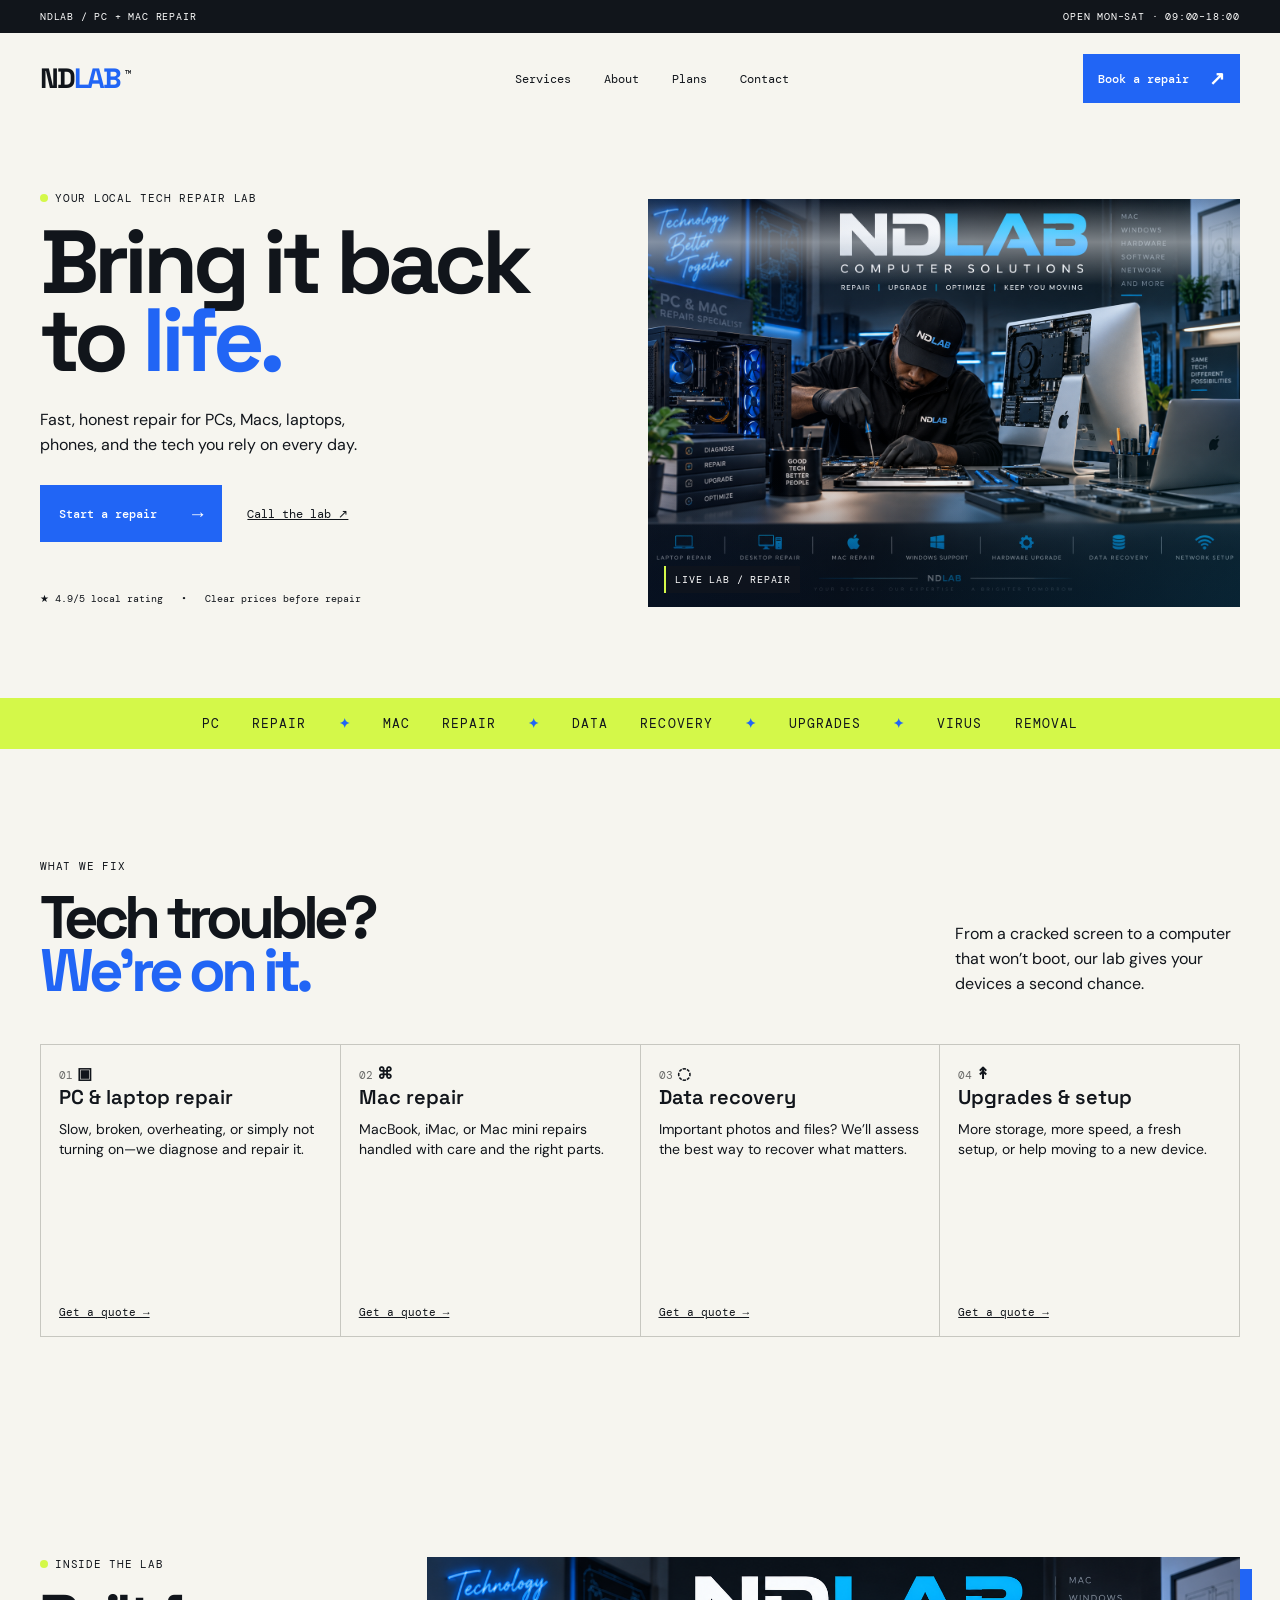
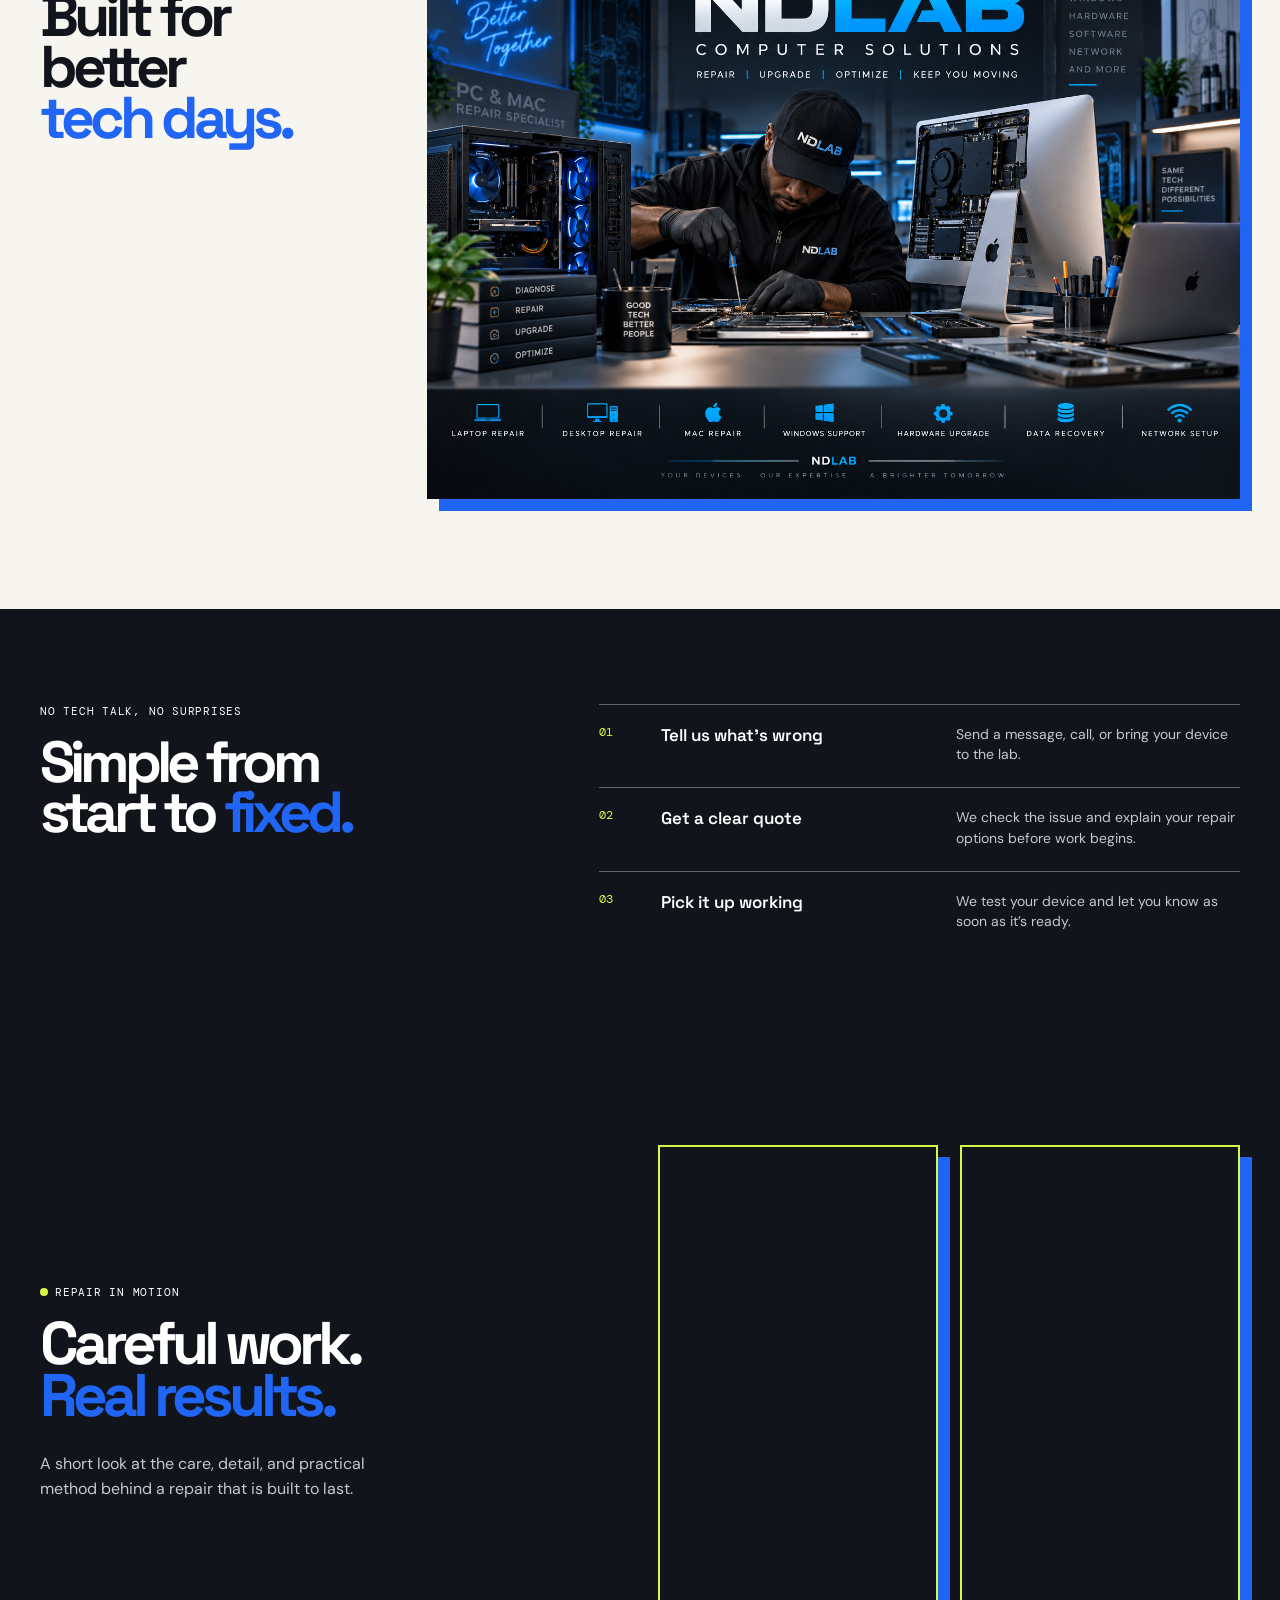
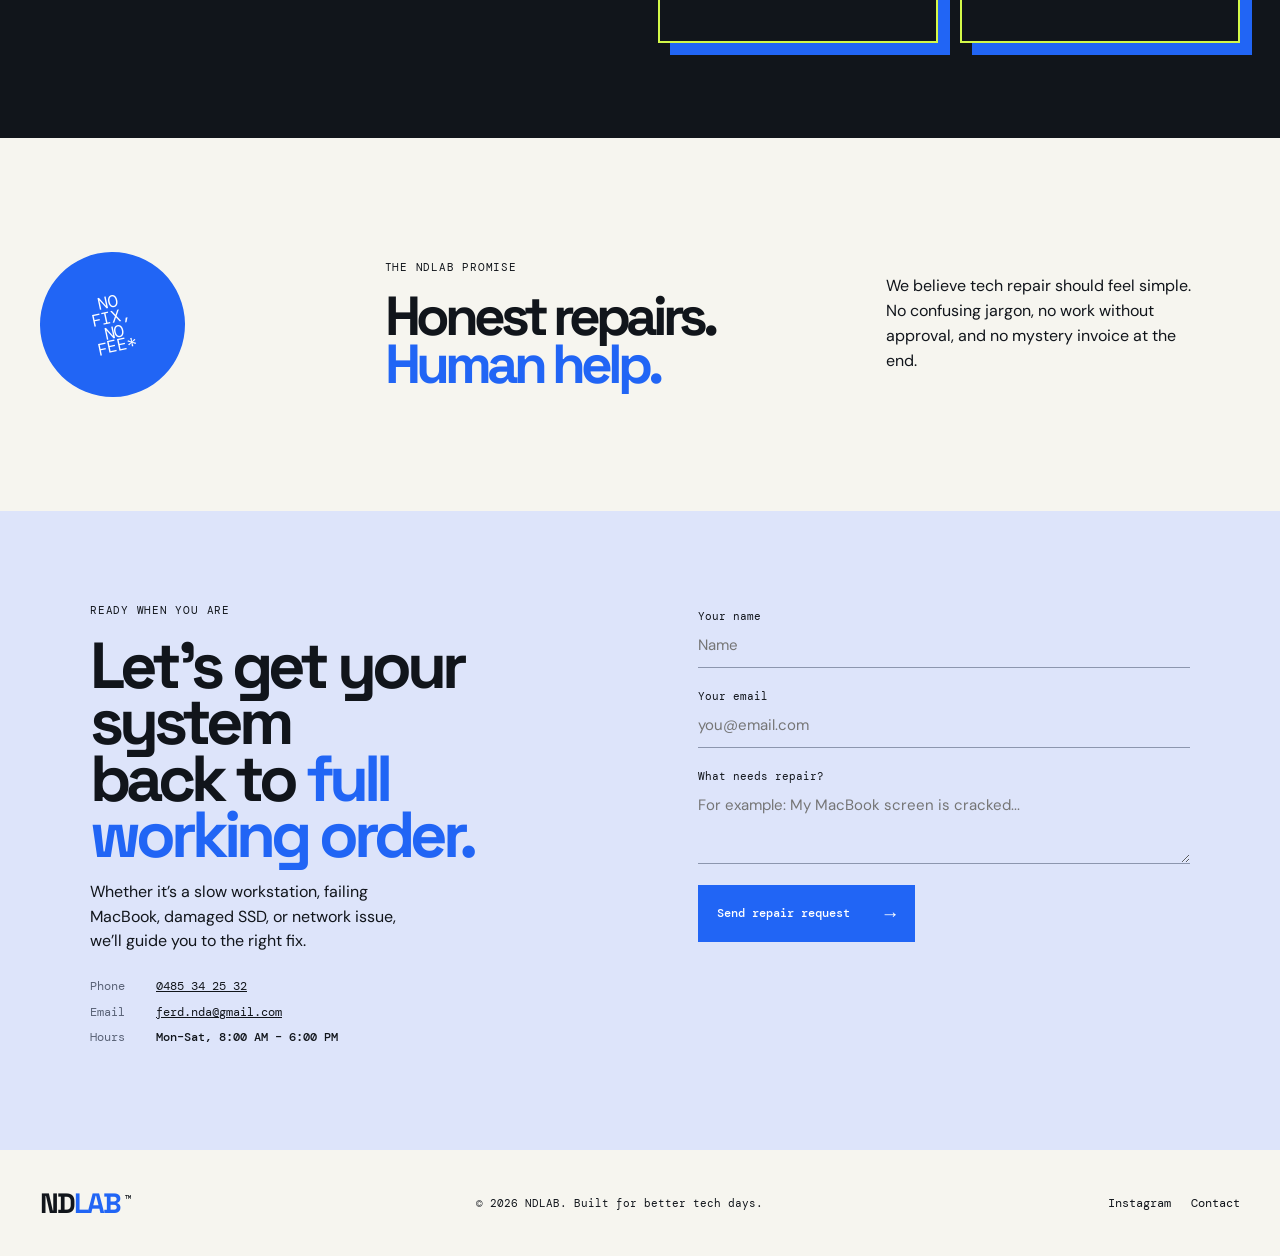
<file: index.html>
<!doctype html>
<html lang="en">
<head>
<meta charset="UTF-8">
<meta name="viewport" content="width=device-width,initial-scale=1.0">
<title>NDLAB — PC & Mac Repair</title>
<link rel="preconnect" href="https://fonts.googleapis.com">
<link rel="preconnect" href="https://fonts.gstatic.com" crossorigin>
<link href="https://fonts.googleapis.com/css2?family=DM+Mono:wght@400;500&family=DM+Sans:wght@400;500;600;700&family=Space+Grotesk:wght@500;600;700&display=swap" rel="stylesheet">
<link rel="stylesheet" href="styles.css">
</head>
<body>
<div class="top">
<span>NDLAB / PC + MAC REPAIR</span>
<span>OPEN MON–SAT · 09:00–18:00</span>
</div>
<header>
<a class="brand" href="#home">ND<span>LAB</span>
<i>™</i>
</a>
<nav>
<a href="#services">Services</a>
<a href="about.html">About</a>
<a href="plans.html">Plans</a>
<a href="#contact">Contact</a>
</nav>
<a class="button small" href="#contact">Book a repair <b>↗</b>
</a>
</header>
<main id="home">
<section class="hero">
<div>
<p class="kicker">
<i>
</i>Your local tech repair lab</p>
<h1>Bring it back<br>to <em>life.</em>
</h1>
<p class="lead">Fast, honest repair for PCs, Macs, laptops, phones, and the tech you rely on every day.</p>
<div class="actions">
<a class="button" href="#contact">Start a repair <b>→</b>
</a>
<a href="tel:+32000000000">Call the lab ↗</a>
</div>
<p class="trust">★ 4.9/5 local rating &nbsp; • &nbsp; Clear prices before repair</p>
</div>
<div class="visual visual-photo">
<video class="hero-video" autoplay muted loop playsinline poster="assets/ndlab-repair-lab.png" aria-label="CPU repair animation"><source src="assets/ndlab-cpu-repair.mp4" type="video/mp4">Your browser does not support embedded video.</video>
<span class="visual-status">LIVE LAB / REPAIR</span>
</div>
</section>
<div class="strip">PC REPAIR <b>✦</b> MAC REPAIR <b>✦</b> DATA RECOVERY <b>✦</b> UPGRADES <b>✦</b> VIRUS REMOVAL</div>
<section class="services" id="services">
<div class="head">
<div>
<p class="kicker">What we fix</p>
<h2>Tech trouble?<br>
<em>We’re on it.</em>
</h2>
</div>
<p>From a cracked screen to a computer that won’t boot, our lab gives your devices a second chance.</p>
</div>
<div class="cards">
<article>
<small>01</small>
<b>▣</b>
<h3>PC & laptop repair</h3>
<p>Slow, broken, overheating, or simply not turning on—we diagnose and repair it.</p>
<a href="#contact">Get a quote →</a>
</article>
<article>
<small>02</small>
<b>⌘</b>
<h3>Mac repair</h3>
<p>MacBook, iMac, or Mac mini repairs handled with care and the right parts.</p>
<a href="#contact">Get a quote →</a>
</article>
<article>
<small>03</small>
<b>◌</b>
<h3>Data recovery</h3>
<p>Important photos and files? We’ll assess the best way to recover what matters.</p>
<a href="#contact">Get a quote →</a>
</article>
<article>
<small>04</small>
<b>↟</b>
<h3>Upgrades & setup</h3>
<p>More storage, more speed, a fresh setup, or help moving to a new device.</p>
<a href="#contact">Get a quote →</a>
</article>
</div>
</section>
<section class="lab-showcase"><div><p class="kicker"><i></i>Inside the lab</p><h2>Built for better<br><em>tech days.</em></h2></div><img src="assets/ndlab-repair-lab.png" alt="NDLAB technician repairing computers and Macs in the repair lab"></section>
<section class="process" id="why">
<div>
<p class="kicker">No tech talk, no surprises</p>
<h2>Simple from<br>start to <em>fixed.</em>
</h2>
</div>
<div class="steps">
<article>
<b>01</b>
<h3>Tell us what’s wrong</h3>
<p>Send a message, call, or bring your device to the lab.</p>
</article>
<article>
<b>02</b>
<h3>Get a clear quote</h3>
<p>We check the issue and explain your repair options before work begins.</p>
</article>
<article>
<b>03</b>
<h3>Pick it up working</h3>
<p>We test your device and let you know as soon as it’s ready.</p>
</article>
</div>
</section>
<section class="repair-motion"><div><p class="kicker"><i></i>Repair in motion</p><h2>Careful work.<br><em>Real results.</em></h2><p>A short look at the care, detail, and practical method behind a repair that is built to last.</p></div><div class="repair-video-pair"><video autoplay muted loop playsinline preload="metadata" aria-label="Computer repair highlight"><source src="assets/ndlab-repair-highlight-original.mp4" type="video/mp4">Your browser does not support embedded video.</video><video autoplay muted loop playsinline preload="metadata" aria-label="Computer repair highlight"><source src="assets/ndlab-repair-highlight.mp4" type="video/mp4">Your browser does not support embedded video.</video></div></section>
<section class="promise">
<div class="badge">NO<br>FIX,<br>NO<br>FEE*</div>
<div>
<p class="kicker">The NDLAB promise</p>
<h2>Honest repairs.<br>
<em>Human help.</em>
</h2>
</div>
<p>We believe tech repair should feel simple. No confusing jargon, no work without approval, and no mystery invoice at the end.</p>
</section>
<section class="contact" id="contact">
<div>
<p class="kicker">Ready when you are</p>
<h2>Let’s get your system<br>back to <em>full working order.</em>
</h2>
<p>Whether it’s a slow workstation, failing MacBook, damaged SSD, or network issue, we’ll guide you to the right fix.</p>
<p class="contact-details"><span>Phone</span><a href="tel:+32485342532">0485 34 25 32</a><span>Email</span><a href="mailto:ferd.nda@gmail.com">ferd.nda@gmail.com</a><span>Hours</span><b>Mon–Sat, 8:00 AM – 6:00 PM</b></p>
</div>
<form id="repairForm">
<label>Your name<input required placeholder="Name">
</label>
<label>Your email<input type="email" required placeholder="you@email.com">
</label>
<label>What needs repair?<textarea required placeholder="For example: My MacBook screen is cracked...">
</textarea>
</label>
<button class="button">Send repair request <b>→</b>
</button>
<p id="message">
</p>
</form>
</section>
</main>
<footer>
<a class="brand" href="#home">ND<span>LAB</span>
<i>™</i>
</a>
<p>© 2026 NDLAB. Built for better tech days.</p>
<div>
<a href="#home">Instagram</a>
<a href="#contact">Contact</a>
</div>
</footer>
<script src="script.js">
</script>
</body>
</html>
</file>
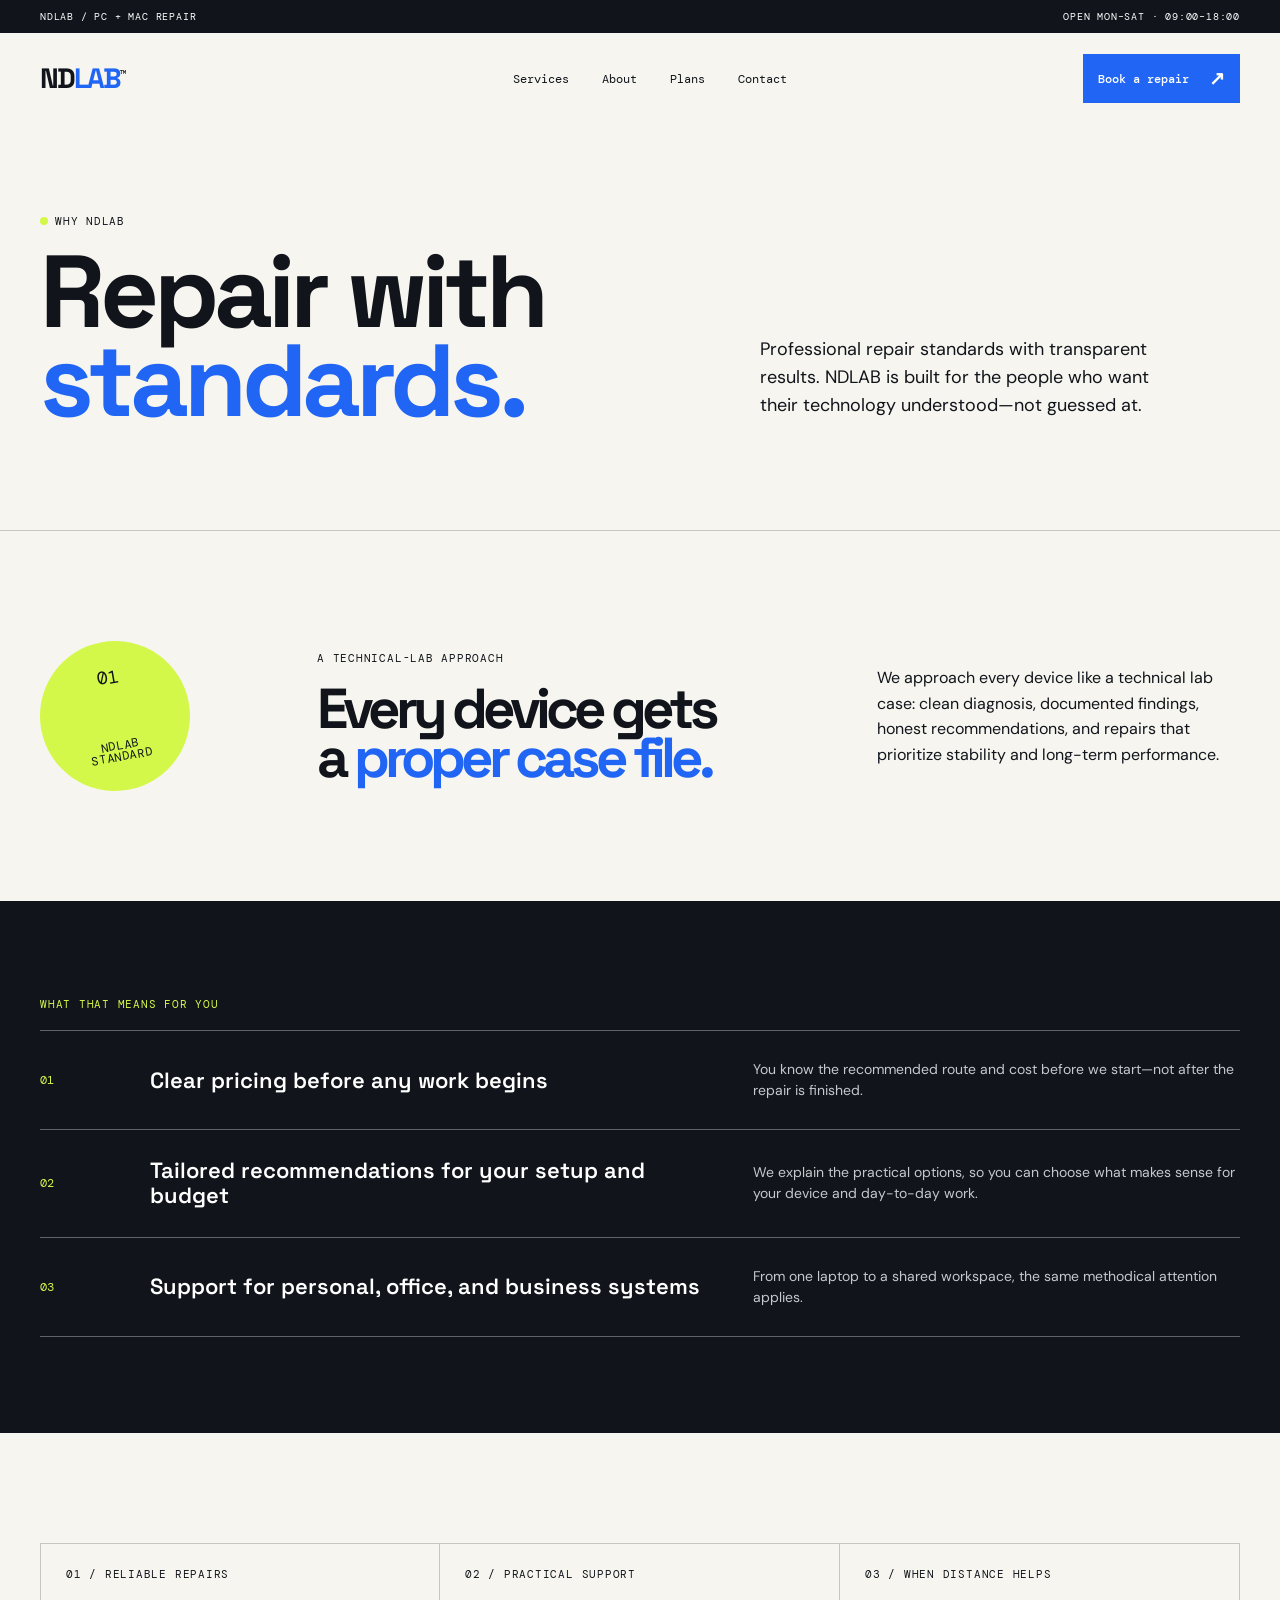
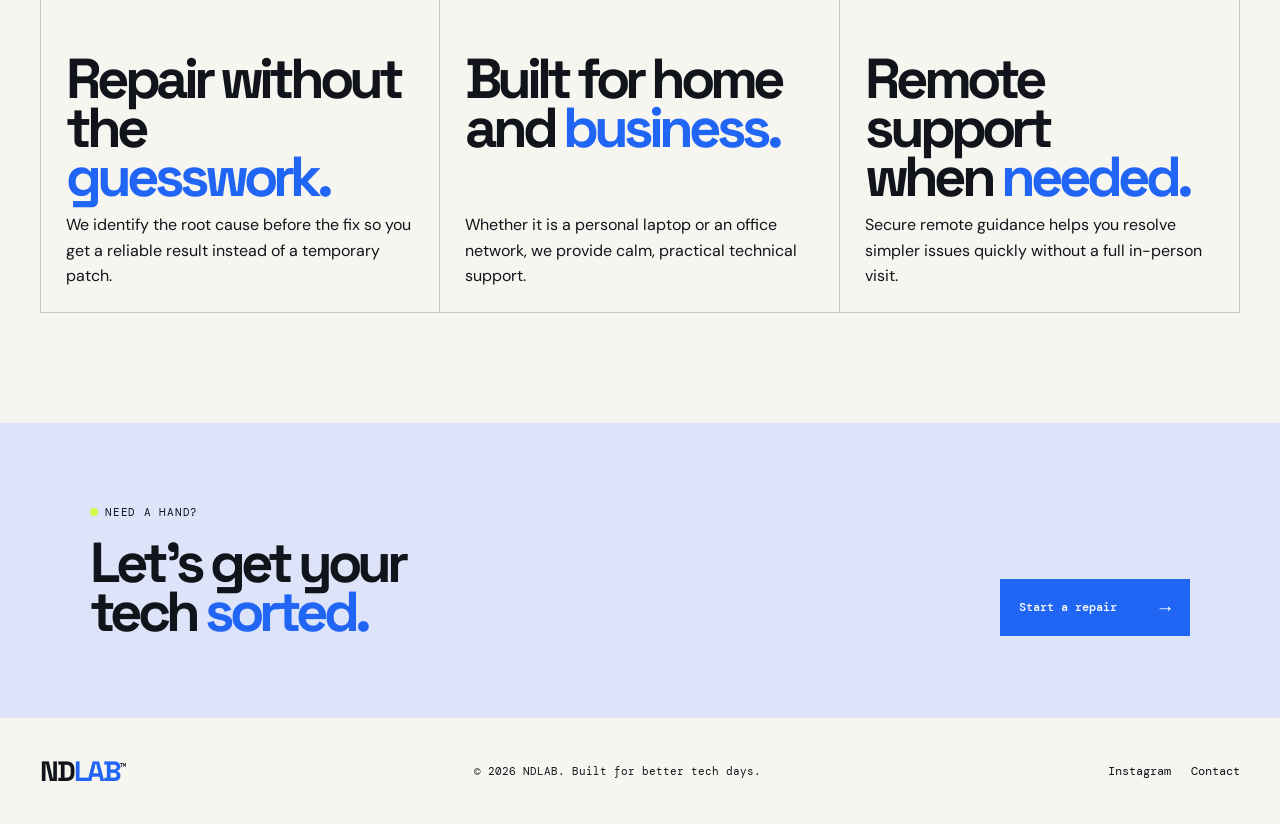
<file: about.html>
<!doctype html>
<html lang="en">
<head>
  <meta charset="UTF-8">
  <meta name="viewport" content="width=device-width,initial-scale=1.0">
  <title>About NDLAB — PC & Mac Repair</title>
  <link rel="preconnect" href="https://fonts.googleapis.com">
  <link rel="preconnect" href="https://fonts.gstatic.com" crossorigin>
  <link href="https://fonts.googleapis.com/css2?family=DM+Mono:wght@400;500&family=DM+Sans:wght@400;500;600;700&family=Space+Grotesk:wght@500;600;700&display=swap" rel="stylesheet">
  <link rel="stylesheet" href="styles.css">
</head>
<body>
  <div class="top"><span>NDLAB / PC + MAC REPAIR</span><span>OPEN MON–SAT · 09:00–18:00</span></div>
  <header>
    <a class="brand" href="index.html">ND<span>LAB</span><i>™</i></a>
    <nav><a href="index.html#services">Services</a><a href="about.html" aria-current="page">About</a><a href="plans.html">Plans</a><a href="index.html#contact">Contact</a></nav>
    <a class="button small" href="index.html#contact">Book a repair <b>↗</b></a>
  </header>
  <main>
    <section class="about-hero">
      <div>
        <p class="kicker"><i></i>Why NDLAB</p>
        <h1>Repair with<br><em>standards.</em></h1>
      </div>
      <p>Professional repair standards with transparent results. NDLAB is built for the people who want their technology understood—not guessed at.</p>
    </section>
    <section class="about-statement">
      <div class="about-mark">01<br><span>NDLAB<br>STANDARD</span></div>
      <div>
        <p class="kicker">A technical-lab approach</p>
        <h2>Every device gets<br>a <em>proper case file.</em></h2>
      </div>
      <p>We approach every device like a technical lab case: clean diagnosis, documented findings, honest recommendations, and repairs that prioritize stability and long-term performance.</p>
    </section>
    <section class="standards">
      <p class="kicker">What that means for you</p>
      <div class="standard-list">
        <article><b>01</b><h3>Clear pricing before any work begins</h3><p>You know the recommended route and cost before we start—not after the repair is finished.</p></article>
        <article><b>02</b><h3>Tailored recommendations for your setup and budget</h3><p>We explain the practical options, so you can choose what makes sense for your device and day-to-day work.</p></article>
        <article><b>03</b><h3>Support for personal, office, and business systems</h3><p>From one laptop to a shared workspace, the same methodical attention applies.</p></article>
      </div>
    </section>
    <section class="support-grid">
      <article><p class="kicker">01 / Reliable repairs</p><h2>Repair without<br>the <em>guesswork.</em></h2><p>We identify the root cause before the fix so you get a reliable result instead of a temporary patch.</p></article>
      <article><p class="kicker">02 / Practical support</p><h2>Built for home<br>and <em>business.</em></h2><p>Whether it is a personal laptop or an office network, we provide calm, practical technical support.</p></article>
      <article><p class="kicker">03 / When distance helps</p><h2>Remote support<br>when <em>needed.</em></h2><p>Secure remote guidance helps you resolve simpler issues quickly without a full in-person visit.</p></article>
    </section>
    <section class="about-cta"><div><p class="kicker"><i></i>Need a hand?</p><h2>Let’s get your<br>tech <em>sorted.</em></h2></div><a class="button" href="index.html#contact">Start a repair <b>→</b></a></section>
  </main>
  <footer><a class="brand" href="index.html">ND<span>LAB</span><i>™</i></a><p>© 2026 NDLAB. Built for better tech days.</p><div><a href="index.html#home">Instagram</a><a href="index.html#contact">Contact</a></div></footer>
</body>
</html>
</file>
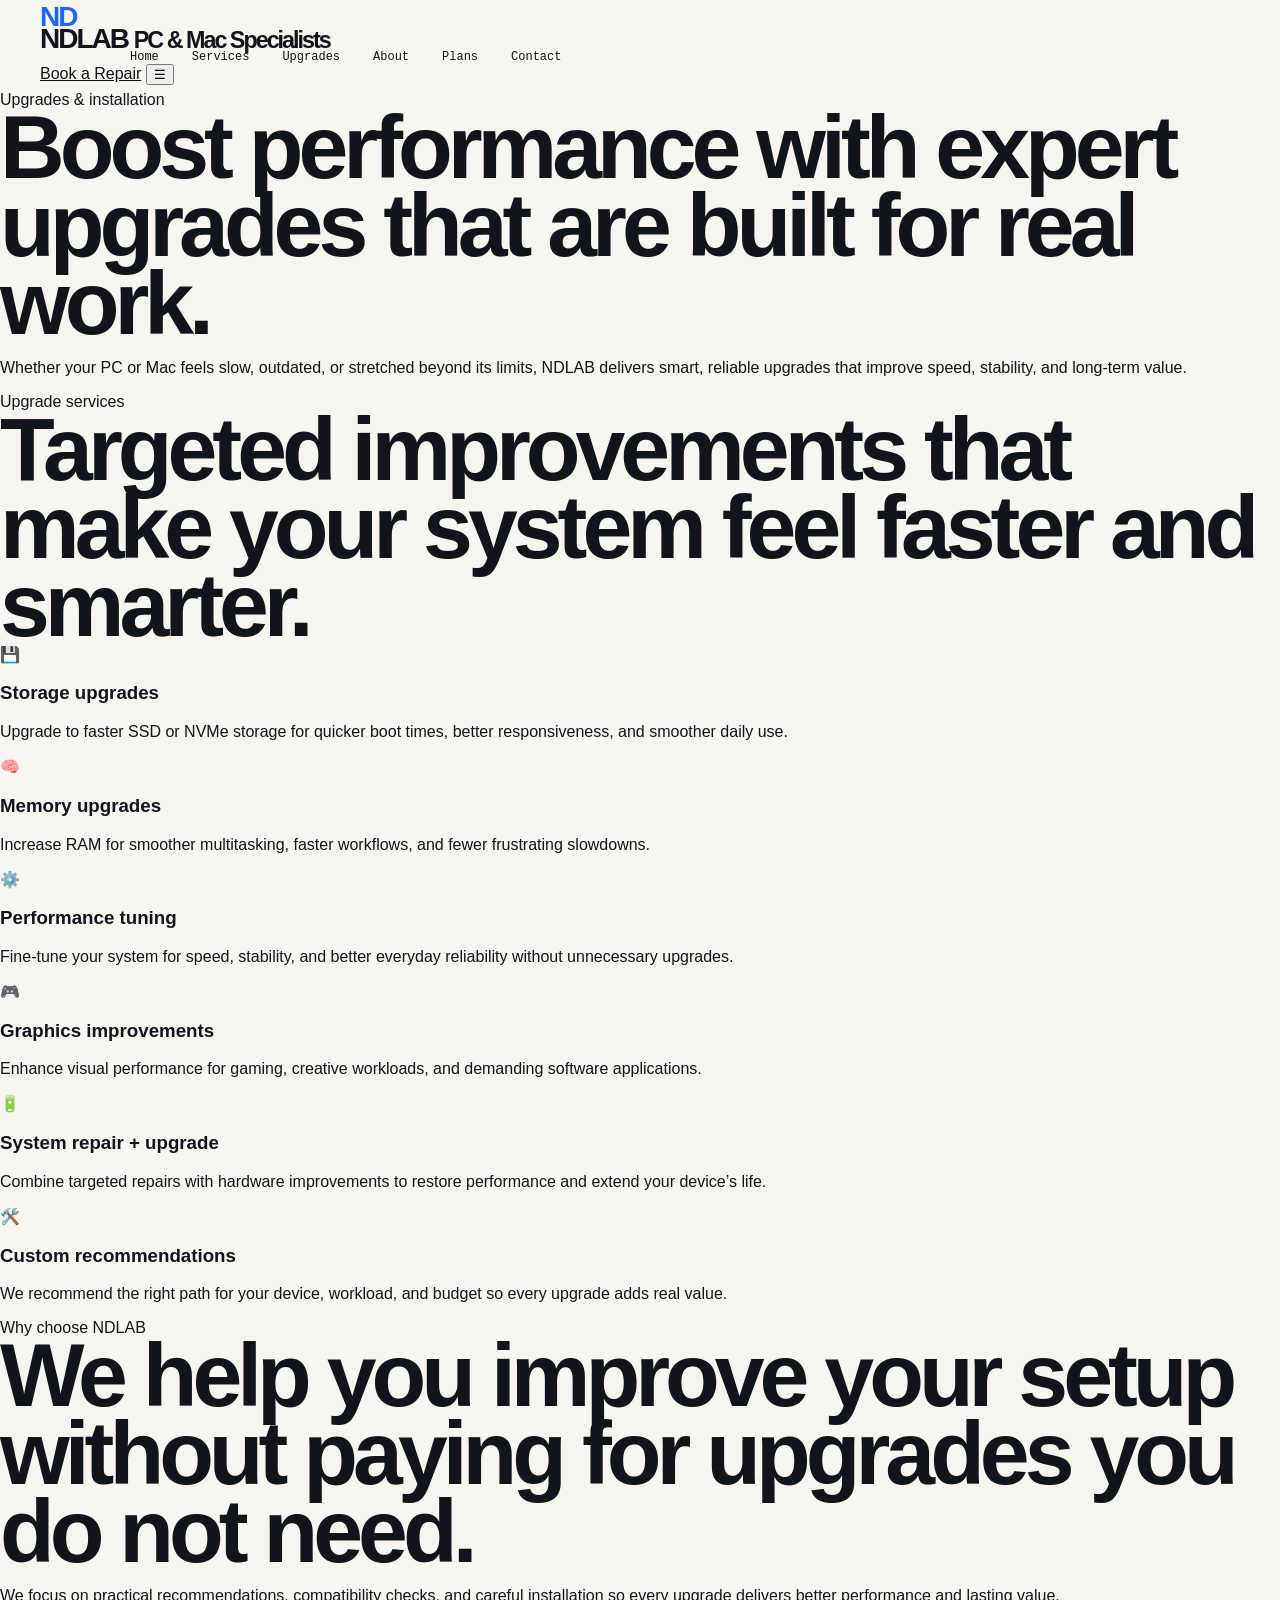
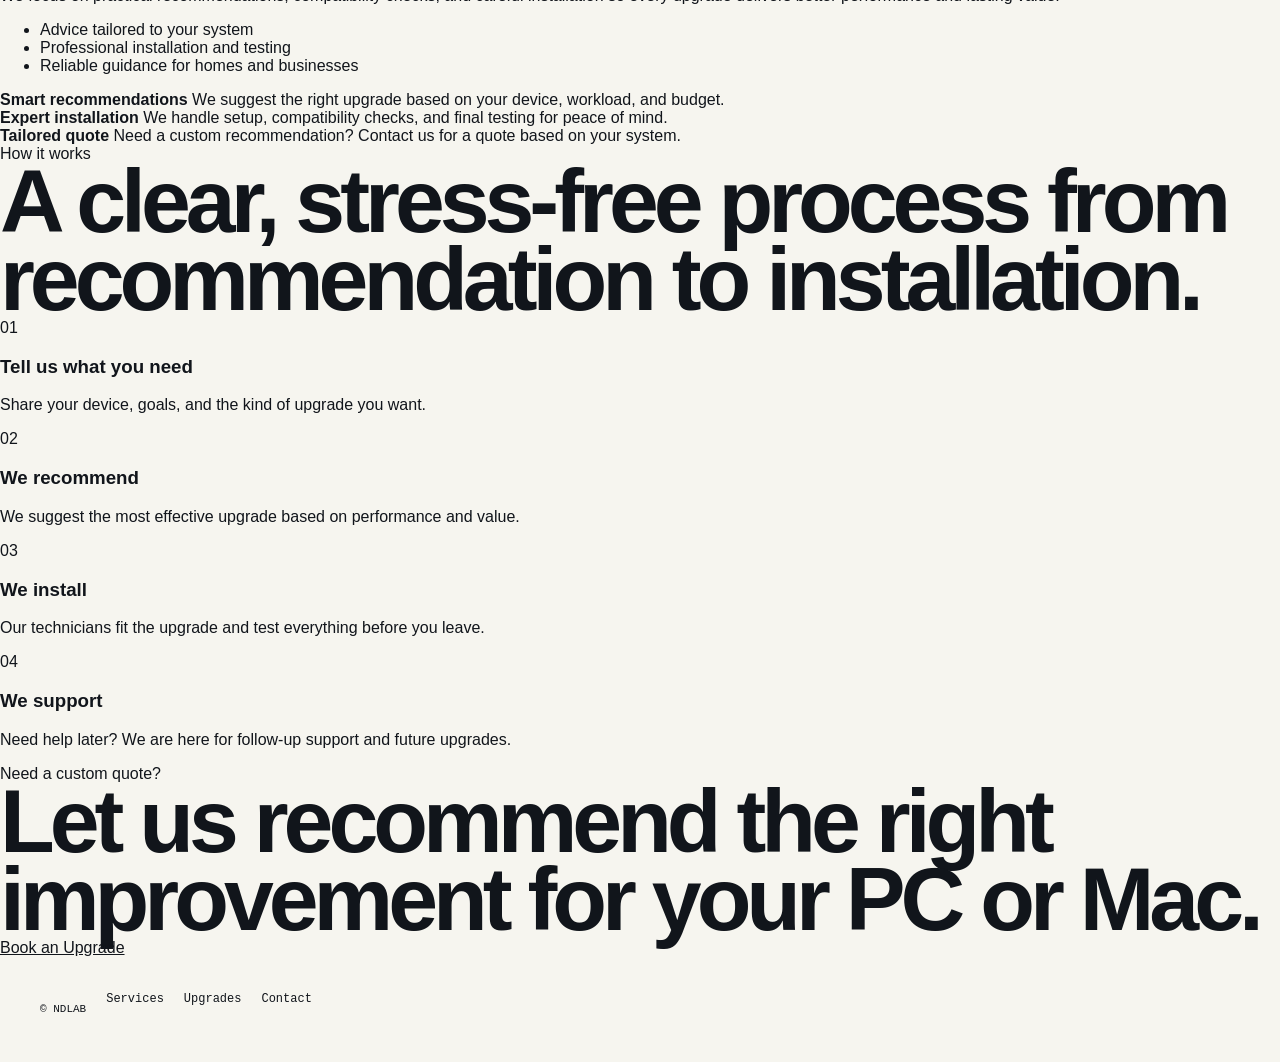
<file: parts.html>
<!DOCTYPE html>
<html lang="en">
  <head>
    <meta charset="UTF-8" />
    <meta name="viewport" content="width=device-width, initial-scale=1.0" />
    <meta
      name="description"
      content="NDLAB provides expert PC and Mac upgrade services, performance tuning, and professional installation for homes and businesses."
    />
    <title>NDLAB Upgrades & Installations</title>
    <link rel="preconnect" href="https://fonts.googleapis.com" />
    <link rel="preconnect" href="https://fonts.gstatic.com" crossorigin />
    <link
      href="https://fonts.googleapis.com/css2?family=Inter:wght@400;500;600;700;800&display=swap"
      rel="stylesheet"
    />
    <link rel="stylesheet" href="styles.css" />
  </head>
  <body>
    <header class="site-header">
      <div class="container nav">
        <div class="brand">
          <span class="brand-mark">ND</span>
          <div>
            <strong>NDLAB</strong>
            <small>PC & Mac Specialists</small>
          </div>
        </div>

        <nav class="main-nav" aria-label="Main navigation">
          <a href="index.html">Home</a>
          <a href="services.html">Services</a>
          <a href="parts.html">Upgrades</a>
          <a href="index.html#about">About</a>
          <a href="index.html#pricing">Plans</a>
          <a href="index.html#contact">Contact</a>
        </nav>

        <a class="btn btn-primary nav-cta" href="index.html#contact">Book a Repair</a>
        <button class="menu-toggle" aria-label="Toggle menu">☰</button>
      </div>
    </header>

    <main>
      <section class="parts-hero page-hero">
        <div class="container parts-hero-inner">
          <span class="eyebrow">Upgrades & installation</span>
          <h1>Boost performance with expert upgrades that are built for real work.</h1>
          <p>
            Whether your PC or Mac feels slow, outdated, or stretched beyond its limits, NDLAB delivers smart, reliable upgrades that improve speed, stability, and long-term value.
          </p>
        </div>
      </section>

      <section class="section">
        <div class="container">
          <div class="section-heading premium-heading">
            <span class="eyebrow">Upgrade services</span>
            <h2>Targeted improvements that make your system feel faster and smarter.</h2>
          </div>

          <div class="parts-grid">
            <article class="part-card featured-part">
              <div class="part-icon">💾</div>
              <h3>Storage upgrades</h3>
              <p>Upgrade to faster SSD or NVMe storage for quicker boot times, better responsiveness, and smoother daily use.</p>
            </article>

            <article class="part-card">
              <div class="part-icon">🧠</div>
              <h3>Memory upgrades</h3>
              <p>Increase RAM for smoother multitasking, faster workflows, and fewer frustrating slowdowns.</p>
            </article>

            <article class="part-card">
              <div class="part-icon">⚙️</div>
              <h3>Performance tuning</h3>
              <p>Fine-tune your system for speed, stability, and better everyday reliability without unnecessary upgrades.</p>
            </article>

            <article class="part-card">
              <div class="part-icon">🎮</div>
              <h3>Graphics improvements</h3>
              <p>Enhance visual performance for gaming, creative workloads, and demanding software applications.</p>
            </article>

            <article class="part-card">
              <div class="part-icon">🔋</div>
              <h3>System repair + upgrade</h3>
              <p>Combine targeted repairs with hardware improvements to restore performance and extend your device’s life.</p>
            </article>

            <article class="part-card">
              <div class="part-icon">🛠️</div>
              <h3>Custom recommendations</h3>
              <p>We recommend the right path for your device, workload, and budget so every upgrade adds real value.</p>
            </article>
          </div>
        </div>
      </section>

      <section class="section alt-section">
        <div class="container split-layout premium-split">
          <div class="panel">
            <span class="eyebrow">Why choose NDLAB</span>
            <h2>We help you improve your setup without paying for upgrades you do not need.</h2>
            <p>
              We focus on practical recommendations, compatibility checks, and careful installation so every upgrade delivers better performance and lasting value.
            </p>
            <ul class="check-list">
              <li>Advice tailored to your system</li>
              <li>Professional installation and testing</li>
              <li>Reliable guidance for homes and businesses</li>
            </ul>
          </div>

          <div class="feature-box">
            <div class="feature-item premium-feature-item">
              <strong>Smart recommendations</strong>
              <span>We suggest the right upgrade based on your device, workload, and budget.</span>
            </div>
            <div class="feature-item premium-feature-item">
              <strong>Expert installation</strong>
              <span>We handle setup, compatibility checks, and final testing for peace of mind.</span>
            </div>
            <div class="feature-item premium-feature-item">
              <strong>Tailored quote</strong>
              <span>Need a custom recommendation? Contact us for a quote based on your system.</span>
            </div>
          </div>
        </div>
      </section>

      <section class="section">
        <div class="container">
          <div class="section-heading premium-heading">
            <span class="eyebrow">How it works</span>
            <h2>A clear, stress-free process from recommendation to installation.</h2>
          </div>

          <div class="steps-grid">
            <div class="step-item premium-step">
              <span>01</span>
              <h3>Tell us what you need</h3>
              <p>Share your device, goals, and the kind of upgrade you want.</p>
            </div>
            <div class="step-item premium-step">
              <span>02</span>
              <h3>We recommend</h3>
              <p>We suggest the most effective upgrade based on performance and value.</p>
            </div>
            <div class="step-item premium-step">
              <span>03</span>
              <h3>We install</h3>
              <p>Our technicians fit the upgrade and test everything before you leave.</p>
            </div>
            <div class="step-item premium-step">
              <span>04</span>
              <h3>We support</h3>
              <p>Need help later? We are here for follow-up support and future upgrades.</p>
            </div>
          </div>
        </div>
      </section>

      <section class="section alt-section premium-cta-wrap">
        <div class="container service-cta premium-cta">
          <div>
            <span class="eyebrow">Need a custom quote?</span>
            <h2>Let us recommend the right improvement for your PC or Mac.</h2>
          </div>
          <a class="btn btn-primary" href="index.html#contact">Book an Upgrade</a>
        </div>
      </section>
    </main>

    <footer class="site-footer">
      <div class="container footer-row">
        <p>© <span id="year"></span> NDLAB</p>
        <div class="footer-links">
          <a href="services.html">Services</a>
          <a href="parts.html">Upgrades</a>
          <a href="index.html#contact">Contact</a>
        </div>
      </div>
    </footer>

    <script src="script.js"></script>
  </body>
</html>
</file>
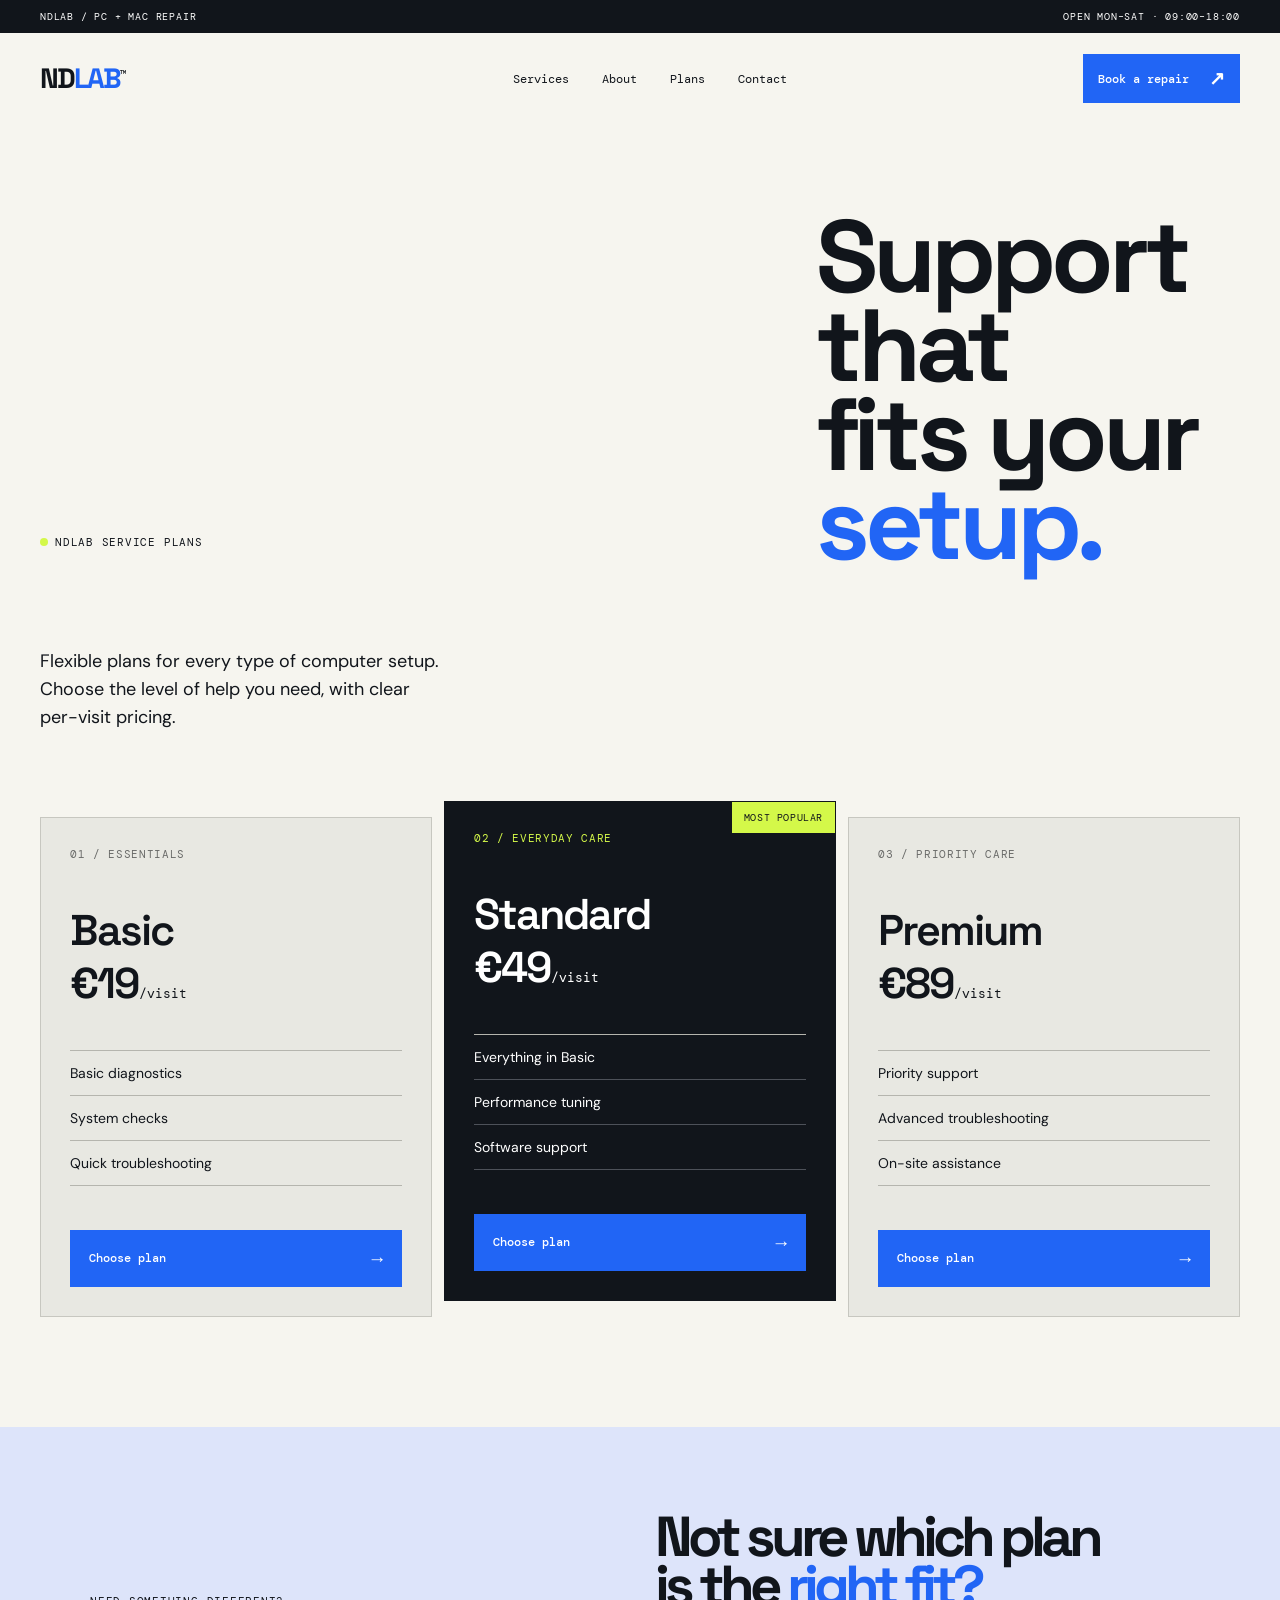
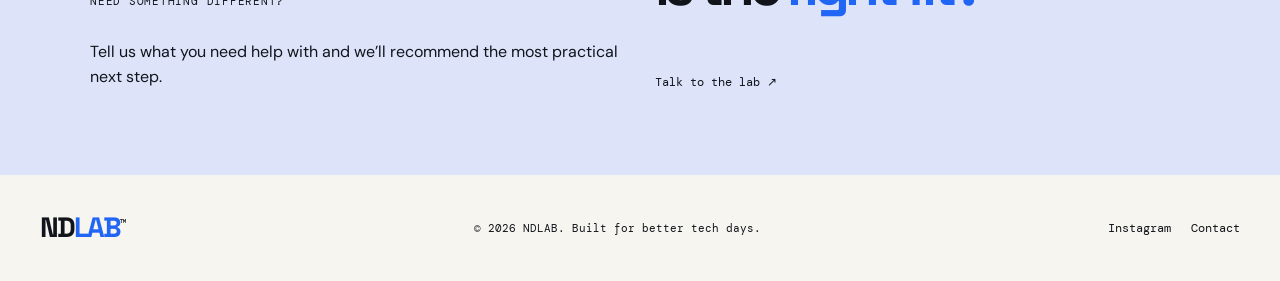
<file: plans.html>
<!doctype html>
<html lang="en">
<head>
  <meta charset="UTF-8">
  <meta name="viewport" content="width=device-width,initial-scale=1.0">
  <title>Plans — NDLAB PC & Mac Repair</title>
  <link rel="preconnect" href="https://fonts.googleapis.com">
  <link rel="preconnect" href="https://fonts.gstatic.com" crossorigin>
  <link href="https://fonts.googleapis.com/css2?family=DM+Mono:wght@400;500&family=DM+Sans:wght@400;500;600;700&family=Space+Grotesk:wght@500;600;700&display=swap" rel="stylesheet">
  <link rel="stylesheet" href="styles.css">
</head>
<body>
  <div class="top"><span>NDLAB / PC + MAC REPAIR</span><span>OPEN MON–SAT · 09:00–18:00</span></div>
  <header>
    <a class="brand" href="index.html">ND<span>LAB</span><i>™</i></a>
    <nav><a href="index.html#services">Services</a><a href="about.html">About</a><a href="plans.html" aria-current="page">Plans</a><a href="index.html#contact">Contact</a></nav>
    <a class="button small" href="index.html#contact">Book a repair <b>↗</b></a>
  </header>
  <main>
    <section class="plans-hero"><p class="kicker"><i></i>NDLAB service plans</p><h1>Support that<br>fits your <em>setup.</em></h1><p>Flexible plans for every type of computer setup. Choose the level of help you need, with clear per-visit pricing.</p></section>
    <section class="plan-cards" aria-label="Service plans">
      <article><p class="plan-label">01 / Essentials</p><h2>Basic</h2><p class="plan-price"><strong>€19</strong>/visit</p><ul><li>Basic diagnostics</li><li>System checks</li><li>Quick troubleshooting</li></ul><a class="button" href="index.html#contact">Choose plan <b>→</b></a></article>
      <article class="featured"><span>Most popular</span><p class="plan-label">02 / Everyday care</p><h2>Standard</h2><p class="plan-price"><strong>€49</strong>/visit</p><ul><li>Everything in Basic</li><li>Performance tuning</li><li>Software support</li></ul><a class="button" href="index.html#contact">Choose plan <b>→</b></a></article>
      <article><p class="plan-label">03 / Priority care</p><h2>Premium</h2><p class="plan-price"><strong>€89</strong>/visit</p><ul><li>Priority support</li><li>Advanced troubleshooting</li><li>On-site assistance</li></ul><a class="button" href="index.html#contact">Choose plan <b>→</b></a></article>
    </section>
    <section class="plan-note"><p class="kicker">Need something different?</p><h2>Not sure which plan<br>is the <em>right fit?</em></h2><p>Tell us what you need help with and we’ll recommend the most practical next step.</p><a href="index.html#contact">Talk to the lab ↗</a></section>
  </main>
  <footer><a class="brand" href="index.html">ND<span>LAB</span><i>™</i></a><p>© 2026 NDLAB. Built for better tech days.</p><div><a href="index.html#home">Instagram</a><a href="index.html#contact">Contact</a></div></footer>
</body>
</html>
</file>
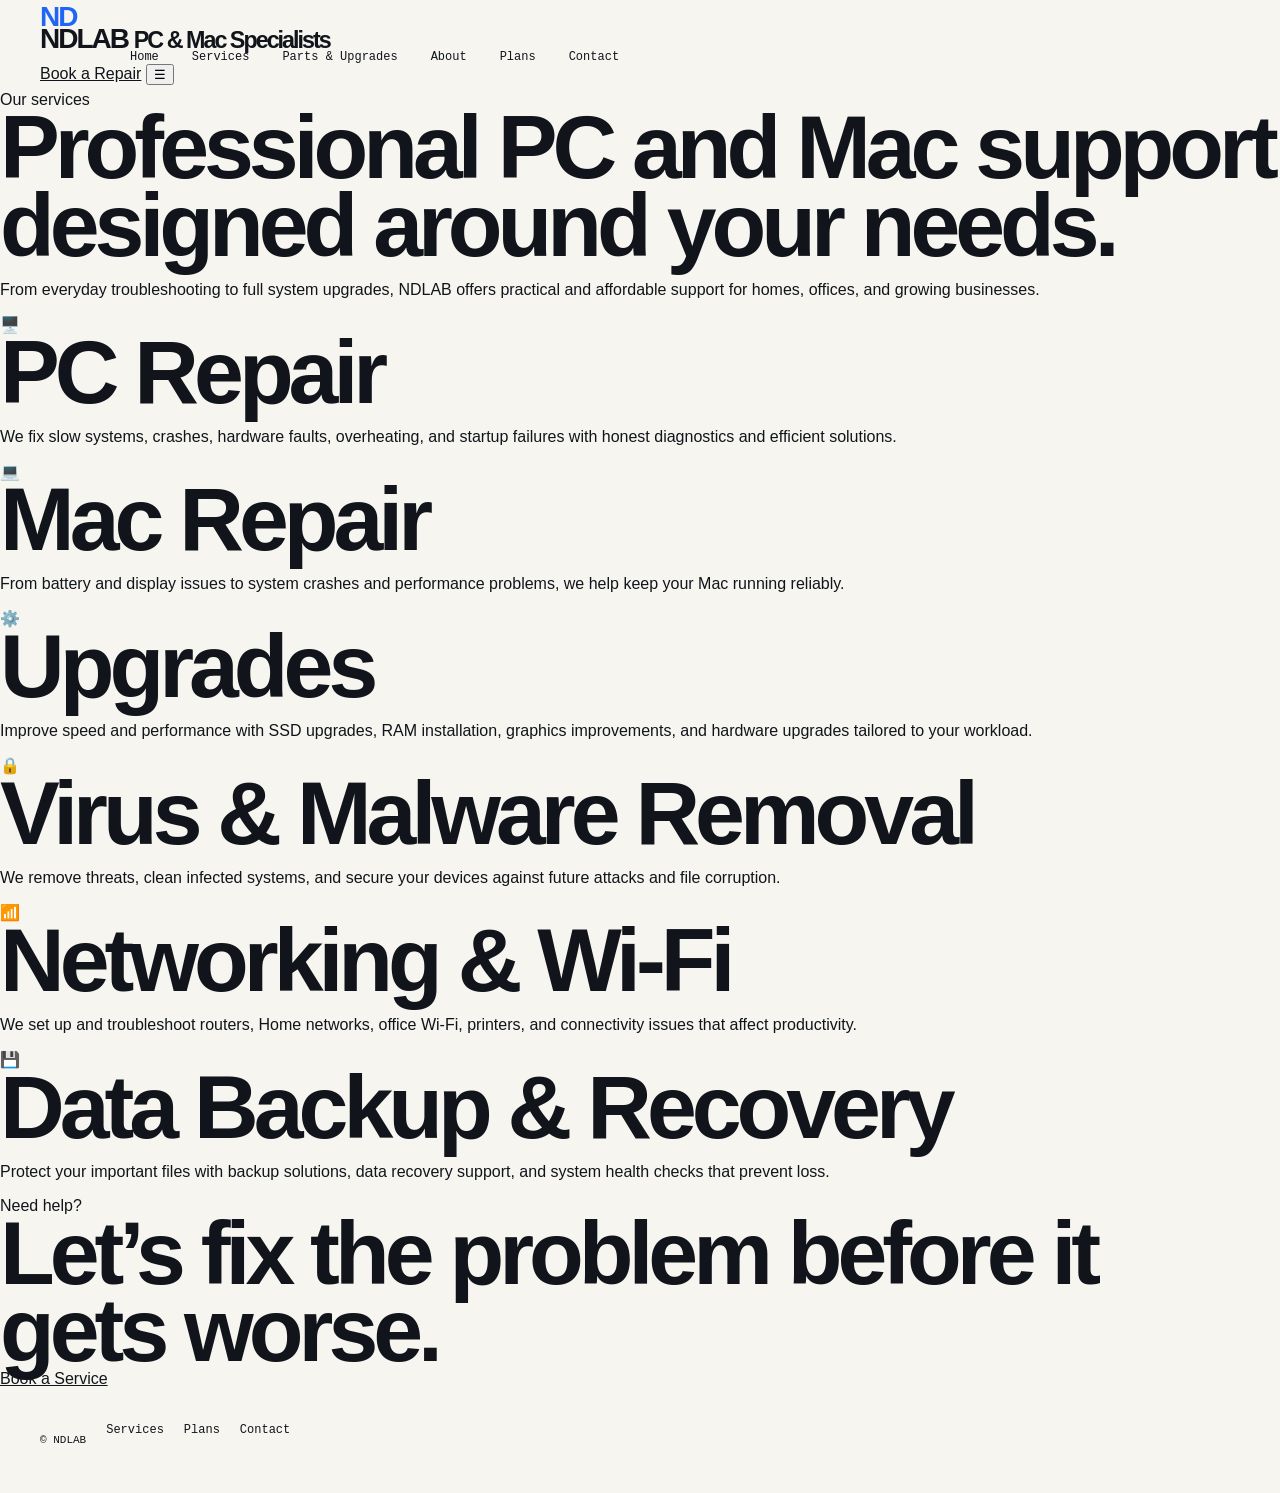
<file: services.html>
<!DOCTYPE html>
<html lang="en">
  <head>
    <meta charset="UTF-8" />
    <meta name="viewport" content="width=device-width, initial-scale=1.0" />
    <meta
      name="description"
      content="NDLAB services include PC repair, Mac repair, upgrades, networking, data recovery, and maintenance plans."
    />
    <title>NDLAB Services | PC & Mac Support</title>
    <link rel="preconnect" href="https://fonts.googleapis.com" />
    <link rel="preconnect" href="https://fonts.gstatic.com" crossorigin />
    <link
      href="https://fonts.googleapis.com/css2?family=Inter:wght@400;500;600;700;800&display=swap"
      rel="stylesheet"
    />
    <link rel="stylesheet" href="styles.css" />
  </head>
  <body>
    <header class="site-header">
      <div class="container nav">
        <div class="brand">
          <span class="brand-mark">ND</span>
          <div>
            <strong>NDLAB</strong>
            <small>PC & Mac Specialists</small>
          </div>
        </div>

        <nav class="main-nav" aria-label="Main navigation">
          <a href="index.html">Home</a>
          <a href="services.html">Services</a>
          <a href="parts.html">Parts & Upgrades</a>
          <a href="index.html#about">About</a>
          <a href="index.html#pricing">Plans</a>
          <a href="index.html#contact">Contact</a>
        </nav>

        <a class="btn btn-primary nav-cta" href="index.html#contact">Book a Repair</a>
        <button class="menu-toggle" aria-label="Toggle menu">☰</button>
      </div>
    </header>

    <main>
      <section class="page-hero">
        <div class="container page-hero-inner">
          <span class="eyebrow">Our services</span>
          <h1>Professional PC and Mac support designed around your needs.</h1>
          <p>
            From everyday troubleshooting to full system upgrades, NDLAB offers practical and affordable support for homes, offices, and growing businesses.
          </p>
        </div>
      </section>

      <section class="section">
        <div class="container service-list">
          <article class="service-page-card">
            <div class="service-icon">🖥️</div>
            <div>
              <h2>PC Repair</h2>
              <p>We fix slow systems, crashes, hardware faults, overheating, and startup failures with honest diagnostics and efficient solutions.</p>
            </div>
          </article>

          <article class="service-page-card">
            <div class="service-icon">💻</div>
            <div>
              <h2>Mac Repair</h2>
              <p>From battery and display issues to system crashes and performance problems, we help keep your Mac running reliably.</p>
            </div>
          </article>

          <article class="service-page-card">
            <div class="service-icon">⚙️</div>
            <div>
              <h2>Upgrades</h2>
              <p>Improve speed and performance with SSD upgrades, RAM installation, graphics improvements, and hardware upgrades tailored to your workload.</p>
            </div>
          </article>

          <article class="service-page-card">
            <div class="service-icon">🔒</div>
            <div>
              <h2>Virus & Malware Removal</h2>
              <p>We remove threats, clean infected systems, and secure your devices against future attacks and file corruption.</p>
            </div>
          </article>

          <article class="service-page-card">
            <div class="service-icon">📶</div>
            <div>
              <h2>Networking & Wi-Fi</h2>
              <p>We set up and troubleshoot routers, Home networks, office Wi-Fi, printers, and connectivity issues that affect productivity.</p>
            </div>
          </article>

          <article class="service-page-card">
            <div class="service-icon">💾</div>
            <div>
              <h2>Data Backup & Recovery</h2>
              <p>Protect your important files with backup solutions, data recovery support, and system health checks that prevent loss.</p>
            </div>
          </article>
        </div>
      </section>

      <section class="section alt-section">
        <div class="container service-cta">
          <div>
            <span class="eyebrow">Need help?</span>
            <h2>Let’s fix the problem before it gets worse.</h2>
          </div>
          <a class="btn btn-primary" href="index.html#contact">Book a Service</a>
        </div>
      </section>
    </main>

    <footer class="site-footer">
      <div class="container footer-row">
        <p>© <span id="year"></span> NDLAB</p>
        <div class="footer-links">
          <a href="services.html">Services</a>
          <a href="index.html#pricing">Plans</a>
          <a href="index.html#contact">Contact</a>
        </div>
      </div>
    </footer>

    <script src="script.js"></script>
  </body>
</html>
</file>
<file: styles.css>
:root{--ink:#11151b;--blue:#2165f5;--lime:#d4f849;--paper:#f6f5ef;--mono:'DM Mono',monospace;--sans:'DM Sans',sans-serif;--display:'Space Grotesk',sans-serif}


*{box-sizing:border-box}


body{margin:0;background:var(--paper);color:var(--ink);font-family:var(--sans)}


a{color:inherit}


.top{background:var(--ink);color:#fff;padding:10px max(20px,calc((100vw - 1200px)/2));display:flex;justify-content:space-between;font:10px var(--mono);letter-spacing:.08em}


header{height:91px;max-width:1280px;margin:auto;padding:0 40px;display:flex;justify-content:space-between;align-items:center}


.brand{font:700 28px/.8 var(--display);letter-spacing:-2px;text-decoration:none}


.brand span,h1 em,h2 em{color:var(--blue)}


.brand i{font:10px var(--mono);vertical-align:top;font-style:normal;letter-spacing:0}


nav{display:flex;gap:33px;margin-left:90px}


nav a,footer a{font:12px var(--mono);text-decoration:none}


.button{display:inline-flex;gap:35px;justify-content:space-between;align-items:center;background:var(--blue);color:#fff;border:0;padding:16px 19px;font:500 12px var(--mono);text-decoration:none;cursor:pointer}


.button b{font-size:19px}


.small{padding:12px 15px;gap:20px}


.hero{max-width:1280px;margin:auto;padding:67px 40px 83px;display:grid;grid-template-columns:1fr 1.05fr;gap:45px;align-items:center}


.kicker{font:11px var(--mono);text-transform:uppercase;letter-spacing:.07em;margin:0 0 19px}


.kicker i{width:8px;height:8px;background:var(--lime);border-radius:50%;display:inline-block;margin-right:7px}


h1,h2{font:700 clamp(56px,7vw,92px)/.87 var(--display);letter-spacing:-5px;margin:0}


h1 em,h2 em{font-style:normal}


.lead{max-width:365px;line-height:1.55;margin:28px 0}


.actions{display:flex;gap:25px;align-items:center}


.actions>a:not(.button){font:12px var(--mono)}


.trust{font:10px var(--mono);margin-top:50px}


.visual{height:408px;background:#ccd9ff;position:relative;overflow:hidden;isolation:isolate}


.grid{position:absolute;inset:0;background-image:linear-gradient(#fff6 1px,transparent 1px),linear-gradient(90deg,#fff6 1px,transparent 1px);background-size:37px 37px}


.orb{position:absolute;border-radius:50%;z-index:-1}


.blue{height:230px;width:230px;background:var(--blue);left:-65px;bottom:-75px}


.lime{height:270px;width:270px;background:var(--lime);right:-43px;top:-55px}


.laptop{position:absolute;width:330px;left:50%;bottom:43px;transform:translateX(-50%) rotate(-4deg);filter:drop-shadow(10px 15px 0 #11151b33)}


.screen{height:209px;background:#141923;border:9px solid #303744;border-radius:12px 12px 4px 4px;padding:10px;color:var(--lime)}


.screen small{color:#ff755e}


.screen p{font:16px/1.5 var(--mono);padding:22px 11px}


.screen strong{color:white}


.base{height:25px;background:#bac4d5;clip-path:polygon(0 0,100% 0,95% 100%,5% 100%)}


.sticker{position:absolute;background:var(--paper);padding:9px 11px;font:11px var(--mono)}


.one{top:70px;left:24px;transform:rotate(-7deg)}


.two{right:27px;bottom:100px;transform:rotate(6deg)}


.strip{background:var(--lime);padding:17px;white-space:nowrap;overflow:hidden;text-align:center;word-spacing:23px;font:13px var(--mono);letter-spacing:.08em}


.strip b{color:var(--blue)}


.services{max-width:1280px;margin:auto;padding:110px 40px}


.head{display:flex;justify-content:space-between;align-items:end;margin-bottom:47px}


.head h2{font-size:60px}


.head>p{max-width:285px;line-height:1.55;margin:0}


.cards{display:grid;grid-template-columns:repeat(4,1fr);border-top:1px solid #c7c7c0;border-left:1px solid #c7c7c0}


.cards article{min-height:292px;border-right:1px solid #c7c7c0;border-bottom:1px solid #c7c7c0;padding:18px;position:relative}


.cards small{font:11px var(--mono);color:#6a6b69}


.cards>b{display:block;color:var(--blue);font:40px var(--display);margin:43px 0 31px}


.cards h3{font:600 20px var(--display);margin:0 0 9px}


.cards p{font-size:14px;line-height:1.45;margin:0}


.cards a{position:absolute;bottom:17px;font:11px var(--mono)}


.process{background:var(--ink);color:#fff;padding:95px max(40px,calc((100vw - 1200px)/2));display:grid;grid-template-columns:.85fr 1.15fr;gap:85px}


.process h2{font-size:58px}


.steps article{border-top:1px solid #60636a;padding:19px 0 23px;display:grid;grid-template-columns:50px 1fr 1fr;gap:12px}


.steps b{font:12px var(--mono);color:var(--lime)}


.steps h3{font:600 17px var(--display);margin:0}


.steps p{font-size:14px;line-height:1.45;margin:0;color:#c5c8cc}


.promise{max-width:1280px;margin:auto;padding:114px 40px;display:grid;grid-template-columns:.75fr 1.15fr .9fr;gap:50px;align-items:center}


.badge{width:145px;height:145px;border-radius:50%;background:var(--blue);color:#fff;display:grid;place-items:center;text-align:center;font:17px/.88 var(--mono);transform:rotate(-12deg)}


.promise h2{font-size:55px}


.promise>p,.contact>div>p{line-height:1.55;max-width:310px}


.contact{background:#dde4fa;padding:91px max(40px,calc((100vw - 1100px)/2));display:grid;grid-template-columns:1fr 1fr;gap:115px}


.contact h2{font-size:65px}


.contact>div>a{font:13px var(--mono);display:block;margin:9px 0}


form{padding-top:7px}


label{display:block;font:11px var(--mono);margin-bottom:21px}


input,textarea{display:block;width:100%;border:0;border-bottom:1px solid #8c96ae;padding:12px 0;background:transparent;font:15px var(--sans);outline:0}


textarea{height:81px;resize:vertical}


#message{font:12px var(--mono);min-height:17px}


footer{max-width:1280px;padding:35px 40px;margin:auto;display:flex;justify-content:space-between;align-items:center}


footer p{font:11px var(--mono)}


footer div{display:flex;gap:20px}


@media(max-width:760px){.top span:last-child,nav{display:none}


header{height:75px;padding:0 20px}


.hero{padding:51px 20px 65px;display:block}


.visual{margin-top:48px;height:340px}


.laptop{width:280px}


h1{font-size:61px;letter-spacing:-4px}


.services,.promise{padding:75px 20px}


.head{display:block}


.head>p{margin-top:24px}


.cards{grid-template-columns:1fr 1fr}


.cards article{min-height:270px}


.process{padding:70px 20px;display:block}


.steps{margin-top:45px}


.steps article{grid-template-columns:32px 1fr}


.steps p{grid-column:2}


.promise{grid-template-columns:1fr;gap:26px}


.badge{width:115px;height:115px}


.contact{padding:70px 20px;display:block}


.contact form{margin-top:47px}


footer{padding:30px 20px;flex-wrap:wrap;gap:16px}


.strip{text-align:left}


.small{font-size:10px;padding:11px}


.trust{margin-top:35px}


}


.visual-photo{background:#09111d;overflow:hidden}


.visual-photo .hero-video{position:absolute;inset:0;width:100%;height:100%;display:block;object-fit:cover;object-position:center;background:#09111d}


.visual-photo:before{content:'';position:absolute;inset:0;z-index:2;pointer-events:none;background:linear-gradient(115deg,#08245b33,transparent 48%,#0bbcf01c),linear-gradient(transparent 68%,#07101dcc)}


.visual-status{position:absolute;z-index:5;left:16px;bottom:14px;padding:7px 9px;background:#10151dcc;color:#fff;font:10px var(--mono);letter-spacing:.08em;border-left:2px solid var(--lime)}
.lab-showcase{max-width:1280px;margin:auto;padding:110px 40px;display:grid;grid-template-columns:.58fr 1.42fr;gap:55px;align-items:start}.lab-showcase h2{font-size:clamp(42px,4.6vw,62px);margin:0}.lab-showcase img{display:block;width:100%;height:auto;box-shadow:12px 12px 0 var(--blue)}@media(max-width:760px){.lab-showcase{padding:75px 20px;display:block}.lab-showcase img{margin-top:32px;box-shadow:7px 7px 0 var(--blue)}}
.repair-motion{background:var(--ink);color:#fff;padding:95px max(40px,calc((100vw - 1200px)/2));display:grid;grid-template-columns:1fr 582px;gap:70px;align-items:center}.repair-motion h2{font-size:clamp(43px,4.7vw,64px);margin:0}.repair-motion>div>p:last-child{max-width:360px;line-height:1.6;color:#c5c8cc;margin:28px 0 0}.repair-video-pair{display:flex;gap:22px;align-items:center}.repair-motion video{display:block;width:280px;height:498px;object-fit:cover;border:2px solid var(--lime);box-shadow:12px 12px 0 #2165f5}@media(max-width:760px){.repair-motion{padding:70px 20px;display:block}.repair-video-pair{gap:12px;justify-content:center;margin-top:38px}.repair-motion video{width:calc((100% - 12px)/2);height:auto;aspect-ratio:9/16;margin:0;box-shadow:6px 6px 0 #2165f5}}


@keyframes ndlabPhoto{to{transform:translateX(-4px) scale(1.06)}


}


.about-hero{max-width:1280px;margin:auto;padding:90px 40px 105px;display:grid;grid-template-columns:1fr .75fr;gap:80px;align-items:end;border-bottom:1px solid #c7c7c0}

.about-hero h1{font-size:clamp(64px,8vw,108px)}

.about-hero>p{font-size:18px;line-height:1.55;max-width:410px;margin:0 0 5px}

.about-statement{max-width:1280px;margin:auto;padding:110px 40px;display:grid;grid-template-columns:.55fr 1.25fr .9fr;gap:55px;align-items:center}

.about-mark{width:150px;height:150px;border-radius:50%;background:var(--lime);display:grid;place-items:center;text-align:center;font:18px/.95 var(--mono);transform:rotate(-10deg)}

.about-mark span{font-size:12px;letter-spacing:.06em}

.about-statement h2,.support-grid h2,.about-cta h2{font-size:clamp(38px,4.4vw,60px)}

.about-statement>p,.support-grid article>p:last-child{line-height:1.6;margin:0}

.standards{background:var(--ink);color:#fff;padding:96px max(40px,calc((100vw - 1200px)/2))}

.standards>.kicker{color:var(--lime)}

.standard-list{border-top:1px solid #60636a}

.standard-list article{display:grid;grid-template-columns:80px 1fr .85fr;gap:30px;align-items:center;padding:28px 0;border-bottom:1px solid #60636a}

.standard-list b{font:12px var(--mono);color:var(--lime)}

.standard-list h3{font:600 22px/1.15 var(--display);margin:0}

.standard-list p{font-size:14px;line-height:1.5;color:#c5c8cc;margin:0}

.support-grid{max-width:1280px;margin:auto;padding:110px 40px;display:grid;grid-template-columns:repeat(3,1fr);gap:0}

.support-grid article{min-height:370px;padding:23px 25px;border:1px solid #c7c7c0;border-left:0;display:flex;flex-direction:column}

.support-grid article:first-child{border-left:1px solid #c7c7c0}

.support-grid h2{margin:54px 0 0}

.support-grid article>p:last-child{margin-top:auto}

.about-cta{background:#dde4fa;padding:82px max(40px,calc((100vw - 1100px)/2));display:flex;align-items:end;justify-content:space-between;gap:35px}

.about-cta .button{min-width:190px}

@media(max-width:760px){.about-hero{padding:55px 20px 70px;display:block}

.about-hero>p{margin-top:30px}

.about-statement{padding:75px 20px;display:block}

.about-mark{width:118px;height:118px;margin-bottom:38px}

.about-statement>p{margin-top:26px}

.standards{padding:70px 20px}

.standard-list article{grid-template-columns:36px 1fr;gap:16px}

.standard-list p{grid-column:2}

.support-grid{padding:75px 20px;display:block}

.support-grid article{min-height:310px;border-left:1px solid #c7c7c0;border-bottom:0}

.support-grid article:last-child{border-bottom:1px solid #c7c7c0}

.about-cta{padding:65px 20px;display:block}

.about-cta .button{margin-top:30px}

}

.plans-hero{max-width:1280px;margin:auto;padding:88px 40px 80px;display:grid;grid-template-columns:1.15fr .7fr;gap:80px;align-items:end}
.plans-hero h1{font-size:clamp(64px,8vw,106px)}
.plans-hero>p:last-child{font-size:18px;line-height:1.55;max-width:400px;margin:0 0 5px}
.plan-cards{max-width:1200px;margin:auto;padding:0 0 110px;display:grid;grid-template-columns:repeat(3,1fr);gap:12px}
.plan-cards article{position:relative;min-height:500px;padding:29px;background:#e8e8e2;border:1px solid #c7c7c0;display:flex;flex-direction:column}
.plan-cards article.featured{background:var(--ink);color:#fff;border-color:var(--ink);transform:translateY(-16px)}
.featured>span{position:absolute;top:0;right:0;background:var(--lime);color:var(--ink);padding:9px 12px;font:10px var(--mono);text-transform:uppercase;letter-spacing:.06em}
.plan-label{font:11px var(--mono);text-transform:uppercase;letter-spacing:.06em;margin:0;color:#6a6b69}
.featured .plan-label{color:var(--lime)}
.plan-cards h2{font:600 43px var(--display);letter-spacing:-2px;margin:42px 0 6px}
.plan-price{font:13px var(--mono);margin:0}
.plan-price strong{font:600 43px/.95 var(--display);letter-spacing:-2px}
.plan-cards ul{list-style:none;padding:0;margin:45px 0 auto;border-top:1px solid #b5b5ae}
.plan-cards li{padding:13px 0;border-bottom:1px solid #b5b5ae;font-size:14px}
.featured li{border-color:#4d5159}
.plan-cards .button{margin-top:25px}
.plan-note{background:#dde4fa;padding:85px max(40px,calc((100vw - 1100px)/2));display:grid;grid-template-columns:1fr 1fr;gap:30px;align-items:end}
.plan-note h2{font-size:clamp(38px,4.4vw,60px);margin:0}
.plan-note>p{line-height:1.55;margin:0}
.plan-note>a{font:12px var(--mono);text-decoration:none;grid-column:2}
@media(max-width:760px){.plans-hero{padding:55px 20px 65px;display:block}
.plans-hero>p:last-child{margin-top:30px}
.plan-cards{padding:0 20px 75px;display:block}
.plan-cards article{min-height:450px;margin-bottom:16px}
.plan-cards article.featured{transform:none}
.plan-note{padding:65px 20px;display:block}
.plan-note>p{margin:28px 0}
.plan-note>a{display:block}
}
.contact-details{display:grid;grid-template-columns:54px 1fr;gap:7px 12px;margin-top:23px!important;font:12px var(--mono);line-height:1.35}.contact-details span{color:#596276}.contact-details a{display:inline;margin:0!important;font:inherit}.contact-details b{font:inherit;font-weight:500}
</file>
